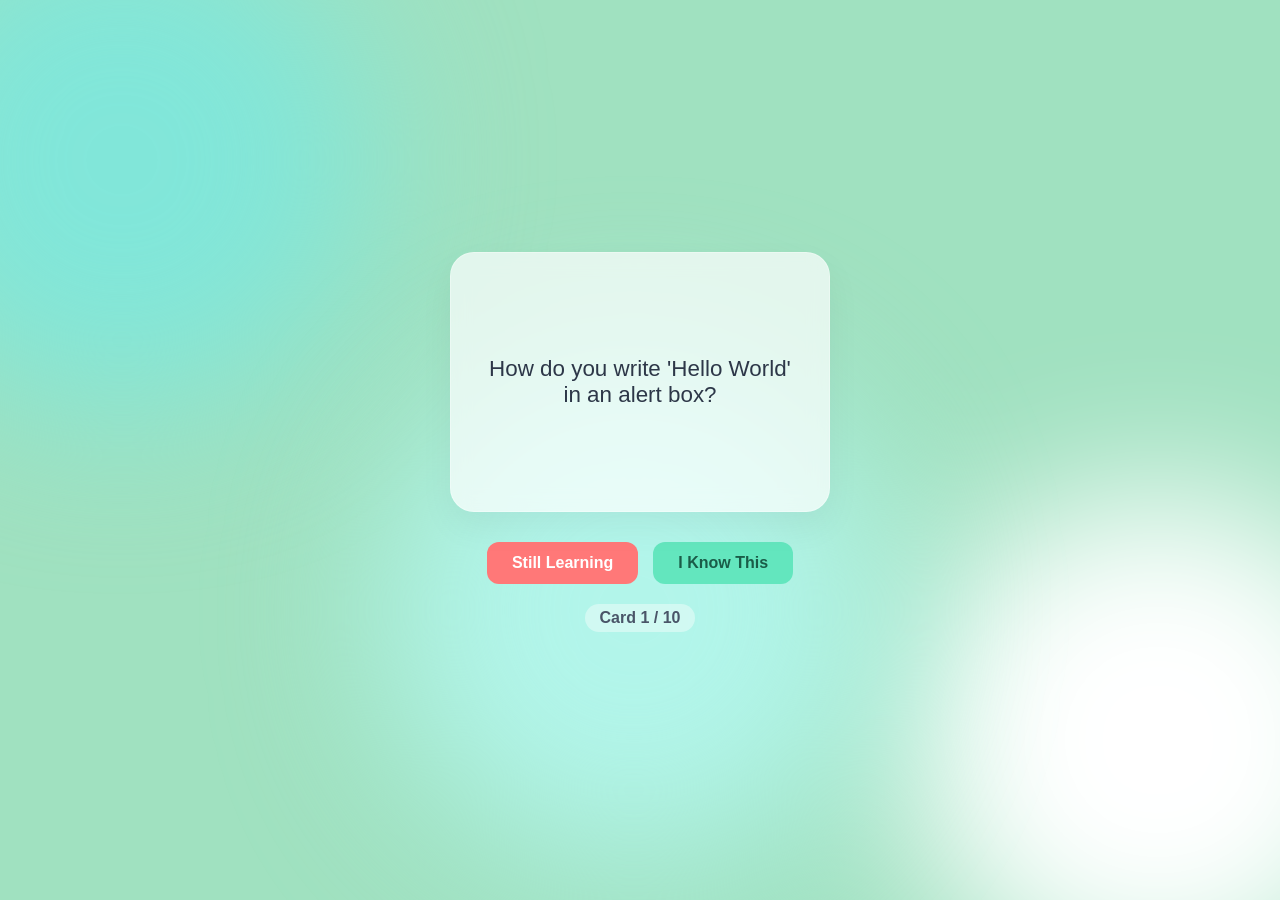
<file: index1.html>
<!DOCTYPE html>
<html lang="en">
<head>
    <meta charset="UTF-8">
    <meta name="viewport" content="width=device-width, initial-scale=1.0">
    <title>Shivani's Flashcards Pro</title>
    <link rel="stylesheet" href="style1.css">
</head>
<body>

    <div class="bg-animation">
        <div class="blob"></div>
        <div class="blob"></div>
        <div class="blob"></div>
    </div>

    <div class="app-container">
        <div class="card-container" id="cardContainer">
            <div class="card-inner">
                <div class="card-front" id="questionDisplay"></div>
                <div class="card-back" id="answerDisplay"></div>
            </div>
        </div>

        <div class="controls">
            <button class="btn-hard" onclick="nextCard(true)">Still Learning</button>
            <button class="btn-easy" onclick="nextCard(false)">I Know This</button>
        </div>

        <p id="progress"></p>
    </div>

    <script src="questions.js"></script>
    <script src="script1.js"></script>
</body>
</html>
</file>
<file: style1.css>
:root {
    --primary: #6366f1;
    --bg-color: #a0e1c0; /* Your green base */
}

body {
    margin: 0;
    padding: 0;
    font-family: 'Segoe UI', Tahoma, Geneva, Verdana, sans-serif;
    background-color: var(--bg-color);
    overflow: hidden; /* Keeps animations contained */
    display: flex;
    justify-content: center;
    align-items: center;
    height: 100vh;
}

/* --- Animated Background --- */
.bg-animation {
    position: fixed;
    top: 0;
    left: 0;
    width: 100%;
    height: 100%;
    z-index: -1;
}

.blob {
    position: absolute;
    width: 500px;
    height: 500px;
    background: rgba(255, 255, 255, 0.4);
    filter: blur(80px);
    border-radius: 50%;
    animation: move 20s infinite alternate;
}

.blob:nth-child(1) { top: -10%; left: -10%; background: #81e6d9; }
.blob:nth-child(2) { bottom: -10%; right: -10%; background: #ffffff; animation-delay: -5s; }
.blob:nth-child(3) { top: 40%; left: 30%; background: #b2f5ea; animation-duration: 15s; }

@keyframes move {
    from { transform: translate(0, 0) scale(1); }
    to { transform: translate(100px, 100px) scale(1.2); }
}

/* --- Card Styles --- */
.app-container {
    display: flex;
    flex-direction: column;
    align-items: center;
    z-index: 10;
}

.card-container {
    width: 380px;
    height: 260px;
    perspective: 1000px;
    cursor: pointer;
    margin-bottom: 30px;
}

.card-inner {
    position: relative;
    width: 100%;
    height: 100%;
    transition: transform 0.7s cubic-bezier(0.4, 0, 0.2, 1);
    transform-style: preserve-3d;
}

.card-container.is-flipped .card-inner {
    transform: rotateY(180deg);
}

.card-front, .card-back {
    position: absolute;
    width: 100%;
    height: 100%;
    backface-visibility: hidden;
    display: flex;
    align-items: center;
    justify-content: center;
    padding: 30px;
    box-sizing: border-box;
    border-radius: 24px;
    background: rgba(255, 255, 255, 0.7); /* Glass effect */
    backdrop-filter: blur(10px);
    border: 1px solid rgba(255, 255, 255, 0.3);
    box-shadow: 0 15px 35px rgba(0,0,0,0.05);
    font-size: 1.4rem;
    text-align: center;
    color: #2d3748;
}

.card-back {
    background: rgba(255, 255, 255, 0.9);
    color: var(--primary);
    transform: rotateY(180deg);
}

/* --- Controls --- */
.controls { display: flex; gap: 15px; }

button {
    padding: 12px 25px;
    border: none;
    border-radius: 12px;
    cursor: pointer;
    font-weight: 600;
    transition: all 0.3s ease;
    font-size: 1rem;
}

.btn-hard { background: #ff7878; color: white; }
.btn-easy { background: #63e6be; color: #1a5c48; }

button:hover {
    transform: translateY(-3px);
    box-shadow: 0 5px 15px rgba(0,0,0,0.1);
    filter: brightness(1.1);
}

#progress {
    margin-top: 20px;
    font-weight: 600;
    color: #4a5568;
    background: rgba(255,255,255,0.4);
    padding: 5px 15px;
    border-radius: 20px;
}
</file>
